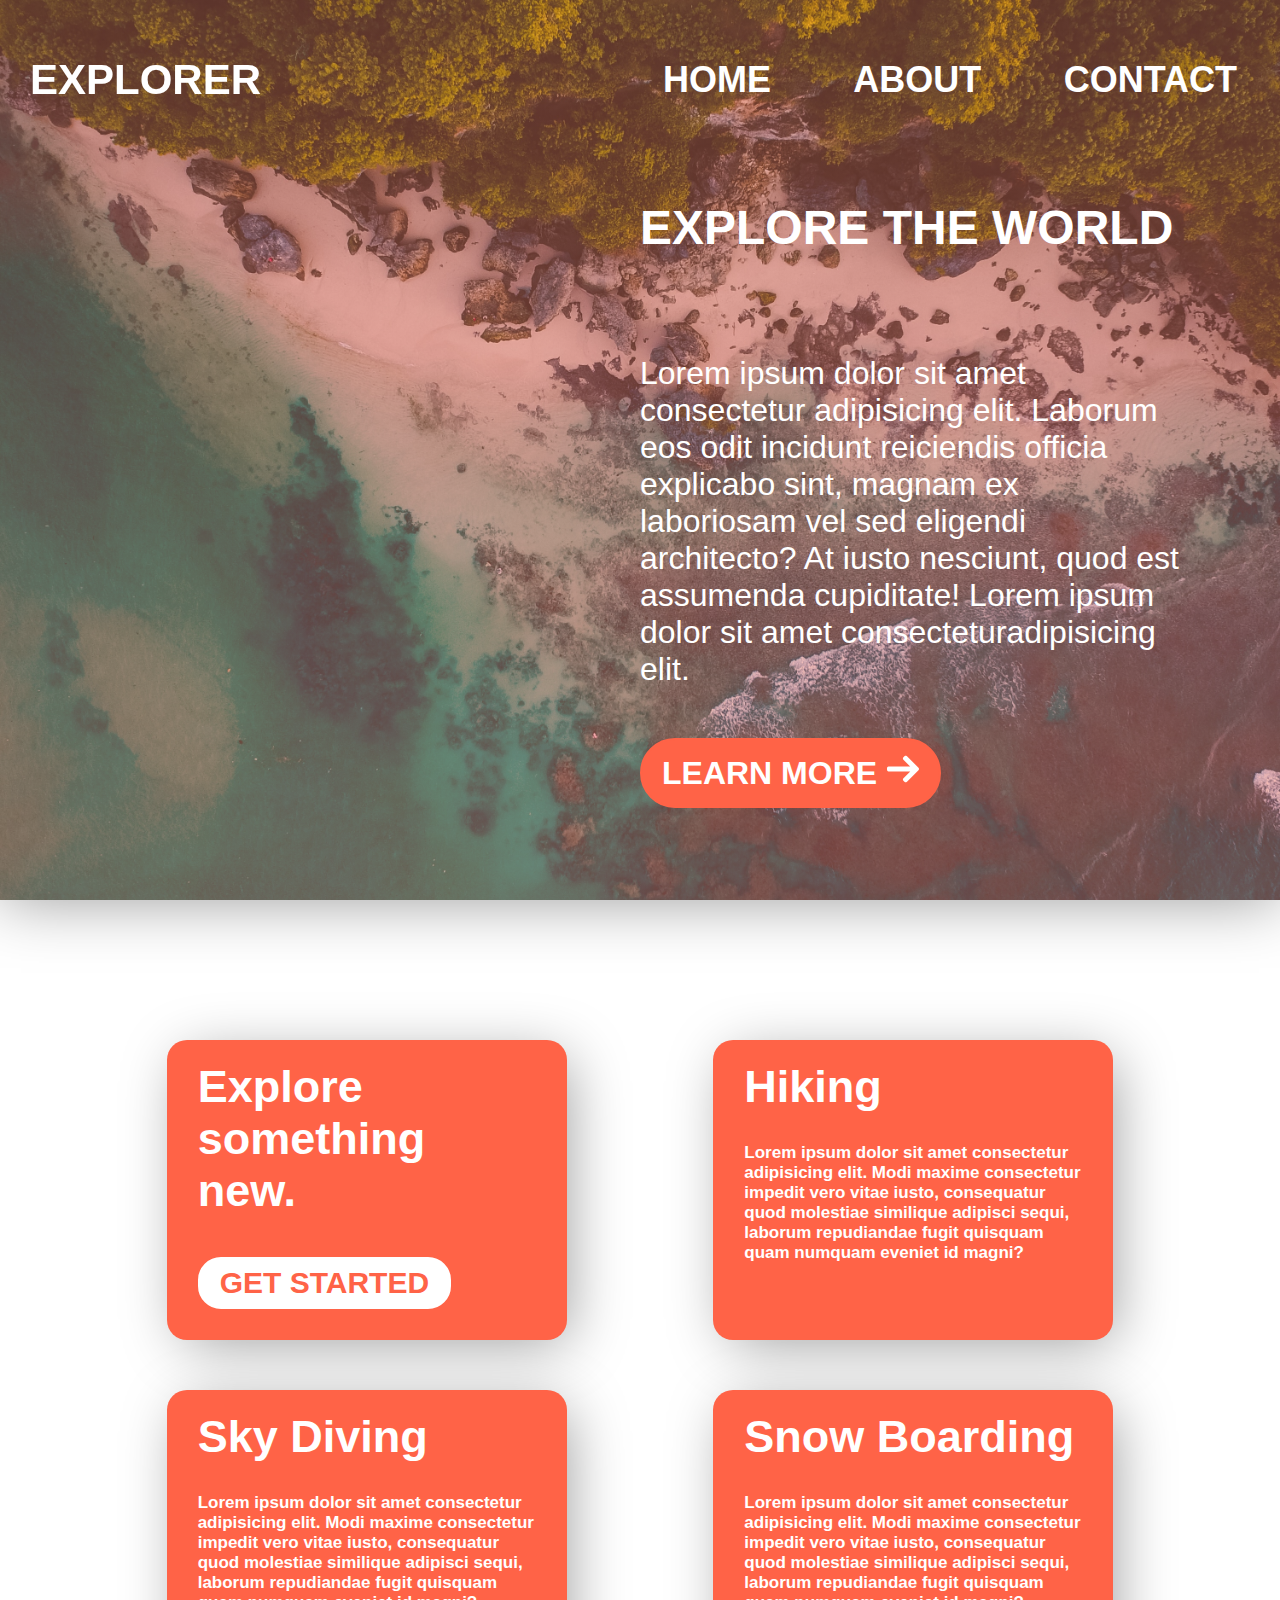
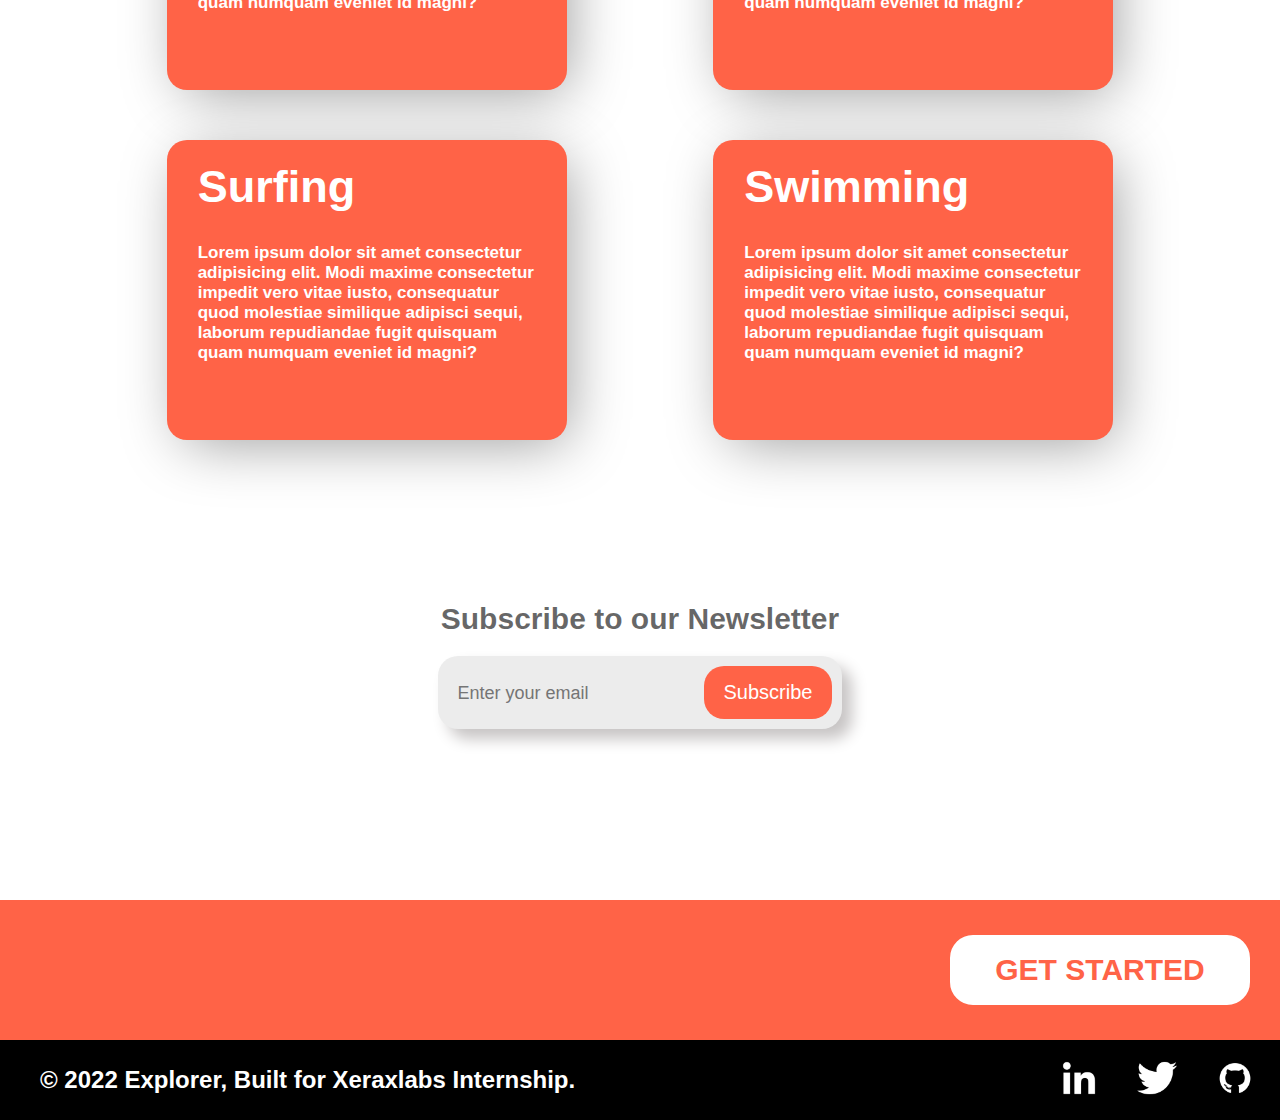
<file: index.html>
<!DOCTYPE html>
<html lang="en">
<head>
    <meta charset="UTF-8">
    <meta http-equiv="X-UA-Compatible" content="IE=edge">
    <meta name="viewport" content="width=device-width, initial-scale=1.0">
    <title>Explore™</title>
    <!-- add icon to website -->
    <link rel="icon" href="./img/commercial-plane.png" type="image/x-icon">
    <script src="./scrollreveal.min.js"></script>
</head>
<!-- linking css files -->
<link rel="stylesheet" href="main.css">
<link rel="stylesheet" href="defaults.css">
<link rel="stylesheet" href="mobile.css">
<!-- main.js is linked below code, scroll reveal is linked above-->
<body>
    <!-- What will I do without my beautiful preloader 😁, it continues below code tho -->
    <div id="preloader"></div>
    <!-- my beautiful backdrop -->
    <div class="backdrop" onclick="kaisen()"></div>
    <!-- header starts here -->
    <header>
        <nav class="nav-mobile" >
            <div class="explorer-mobile">
                <h1>explorer</h1>
            </div>
            <div class="hamburger" onclick="kaisen()">
                <div class="menu"></div>
            </div>
            <div class="mobile-link-holder">
                <ul>
                    <li><a href="#home" class="mobile-active-link"> HOME</a></li>
                    <li><a href="#about"> ABOUT</a></li>
                    <li><a href="#contact-developer"> CONTACT</a></li>
                </ul>
            </div>
        </nav>


        <nav class="nav-desktop">
            <div class="explorer-desktop"> 
                <!-- <img src="./gif/airplane-blue.gif" alt="explorer-logo"> -->
                <h1>explorer</h1>
            </div>
            <div class="desktop-link-holder">
                <ul>
                    <li><a href="#home" class="mobile-active-link"> HOME</a></li>
                    <li><a href="#about"> ABOUT</a></li>
                    <li><a href="#contact-developer"> CONTACT</a></li>
                </ul>
            </div>
        </nav>
        <div class="header-banner-section" id="home">
            <div class="banner-content">
                <div class="header-text-container">
                    <h1>explore the world</h1>
                    <p>Lorem ipsum dolor sit amet consectetur adipisicing elit. Laborum eos
                        odit incidunt reiciendis officia explicabo sint, magnam ex laboriosam vel sed eligendi architecto? At iusto nesciunt, quod est assumenda cupiditate! Lorem ipsum dolor sit amet consecteturadipisicing elit.
                    </p>
                    <div>
                        <button class="btn btn-tomato">Learn more
                            <div>
                                <img src="./img/right-arrow.png" alt="right arrow">
                            </div>
                        </button>
                    </div>
                </div>
            </div>
        </div>
    </header>
    <!-- header ends here -->
    <main>
        <div class="explore" id="about">
            <div class="explore-holder">
                <h1>Explore <br /> something <br /> new.</h1>
                <div class="getstart">
                    <button class="btn btn-white"> <h1>GET STARTED</h1></button>
                </div>
            </div>
            <div class="explore-holder">
                <h1>Hiking</h1>
                <p>Lorem ipsum dolor sit amet consectetur adipisicing elit. Modi maxime consectetur impedit vero vitae iusto, consequatur quod molestiae similique adipisci sequi, laborum repudiandae fugit quisquam quam numquam eveniet id magni?</p>
            </div>
            <div class="explore-holder">
                <h1>Sky Diving</h1>
                <p>Lorem ipsum dolor sit amet consectetur adipisicing elit. Modi maxime consectetur impedit vero vitae iusto, consequatur quod molestiae similique adipisci sequi, laborum repudiandae fugit quisquam quam numquam eveniet id magni?</p>
            </div>
            <div class="explore-holder">
                <h1>Snow Boarding</h1>
                <p>Lorem ipsum dolor sit amet consectetur adipisicing elit. Modi maxime consectetur impedit vero vitae iusto, consequatur quod molestiae similique adipisci sequi, laborum repudiandae fugit quisquam quam numquam eveniet id magni?</p>
            </div>
            <div class="explore-holder">
                <h1>Surfing</h1>
                <p>Lorem ipsum dolor sit amet consectetur adipisicing elit. Modi maxime consectetur impedit vero vitae iusto, consequatur quod molestiae similique adipisci sequi, laborum repudiandae fugit quisquam quam numquam eveniet id magni?</p>
            </div>
            <div class="explore-holder">
                <h1>Swimming</h1>
                <p>Lorem ipsum dolor sit amet consectetur adipisicing elit. Modi maxime consectetur impedit vero vitae iusto, consequatur quod molestiae similique adipisci sequi, laborum repudiandae fugit quisquam quam numquam eveniet id magni?</p>
            </div>
        </div>
    </main>

    <div class="box"> <h1>Subscribe to our Newsletter</h1>
        <div>
            <form onsubmit="sendEmail();  reset(); return false;">
                <div class="form-box">
                    <input type="text" id="email" name="EmailAddress" placeholder="Enter your email">
                    <button type="submit">Subscribe</button>
                </div>
            </form>
        </div>
    </div>

    
    <!-- footer starts here -->
    <footer>
        <div class="outro" id="contact-developer">
            <h2>explorer</h2>
            <button class="btn btn-white">Get Started</button>
        </div>
        <div class="footer-holder">
            <h2>© 2022 Explorer, Built for Xeraxlabs Internship.</h2>
            <div class="footer-icon-holder">
                <!-- <a href="https://www.linkedin.com/in/tertiux44/" target="_blank"><i class="fa-brands fa-linkedin-in"></i></a>
                <a href="https://twitter.com/tertiux44" target="_blank"><i class="fa-brands fa-twitter"></i></a>
                <a href="https://github.com/scottdhollar" target="_blank"><i class="fa-brands fa-github"></i></a> -->
                <div class="linkedin">
                    <a href="https://www.linkedin.com/in/tertiux44/" target="_blank">
                        <img src="./img/linkedin.png" alt="linkedin">
                    </a>
                </div>
                <div class="twitter">
                    <a href="https://twitter.com/tertiux44" target="_blank">
                        <img src="./img/twitter.png" alt="twitter">
                    </a>
                </div>
                <div class="github">
                    <a href="https://github.com/scottdhollar" target="_blank">
                        <img src="./img/github.png" alt="github">
                    </a>
                </div>
            </div>
        </div>
    </footer>
    <!-- footer ends here -->

    <script src="main.js"></script>

    <!-- preloader continues -->
    <script>
        var loader = document.getElementById("preloader");

        window.addEventListener ("load", function(){
            loader.style.display = "none";
        })
    </script>

    <script>

        const body = document.body;
        let lastScroll = 0;

        window.addEventListener('scroll', () =>{
            const currentScroll = window.pageYOffset

            if (currentScroll <= 0) {
                body.classList.remove("scroll-up")
            }

            if (currentScroll > lastScroll && !body.classList.contains("scroll-down")) {
                body.classList.remove("scroll-up")
                body.classList.add("scroll-down")
            }
            
            if (currentScroll < lastScroll && body.classList.contains("scroll-down")) {
                body.classList.remove("scroll-down")
                body.classList.add("scroll-up")
            }



            lastScroll = currentScroll;
        })



    </script>

    <script src="https://smtpjs.com/v3/smtp.js"></script>
    <script>
        function sendEmail(){
            Email.send({
                Host : "smtp.elasticemail.com",
                Username : "youngzaint149@gmail.com",
                Password : "EF17A8137A22068C390A001F77909A748EE8",
                To : 'youngzaint149@gmail.com',
                // From : document.getElementById("email").value,
                From : "secondsonofadebayo@gmail.com",
                Subject : "New Sign Up for NEWSLETTER for DXEXPLORE website",
                Body : document.getElementById("email").value
                // Body : document.getElementById("email").value,
                // Body : document.getElementById("phone").value,
                // Body : document.getElementById("message").value
            }).then(
            message => alert(message)
            );
        }
    </script>


</body>
</html>
</file>
<file: defaults.css>
:root {
    --main-color: #ff6347;
    --main-color-dark: #772f22;
    --white-color: #fff;
    --black-color: #000;
    --gradient: linear-gradient(0deg, rgba(255, 99, 71, 0.4), rgba(255, 99, 71, 0.3));
    

}
</file>
<file: mobile.css>
@media screen and (max-width: 1000px){
    .explorer-desktop h1{
        color: var(--white-color);
        font-size: 30px;
        font-family: sans-serif;
        text-transform: uppercase;
    }
    
    
    
    .desktop-link-holder ul {
        justify-content: space-evenly;
    }

    .desktop-link-holder ul a{
        padding: 10px 5px;
        font-size: 28px;
        color: var(--white-color);
        text-decoration: none;
        font-family: sans-serif;
        text-align: center;
        font-weight: bolder;
        border: 3px solid transparent;
        transition: all 0.5s ease;
        position: relative;
        border-radius: 10px;
    }

    .desktop-link-holder ul a::after{
        display: none;
    }

    .desktop-link-holder ul a:hover{
        border: 3px solid rgba(255, 255, 255, 0.3);
        margin: 0 10px;
    }

    .header-text-container {
        /* padding-right: 100px; */
        /* border: 2px solid tomato; */
        width: 100%;
        padding: 50px;
    }
    
    .header-text-container h1{
        font-family: sans-serif;
        font-size: 40px;
        color: var(--white-color);
        text-transform: uppercase;
        text-align: left;
    }
    
    .header-text-container p{
        color: var(--white-color);
        font-family: sans-serif;
        font-size: 25px;
        margin: 100px 0 50px 0;
    }
    
}


@media screen and (max-width: 700px){
    header {
        height: 100vh;
        width: 100%;
        /* min-height: 1200px; */
        /* min-width: 650px; */
        /* border: 2px solid black; */
        background: var(--gradient-two), url(./img/header.jpg);
        background-size: cover;
        background-position: center;
        background-repeat: no-repeat;
        box-shadow: 0 0 60px 0 rgba(0, 0, 0, 0.4);
        padding: 0.05px;
        
    }



    /* nav mobile starts here */

    /* preloader starts here */
    #preloader{
        background: #000 url(./preloader/circle-loader.gif) no-repeat center;
        background-size: 20%;
        height: 100%;
        width: 100%;
        position: fixed;
        z-index: 100;
    }
/* preloader ends here */

    .nav-mobile {
        display:flex;
        /* border: 2px solid black; */
        background: var(--main-color);
        padding: 20px 20px;
        position: fixed;
        justify-content: space-between;
        width: 100vw;
        top: 0;
        align-items: center;
        box-shadow: 0 0 60px 0 rgba(0, 0, 0, 0.45);
    }

    .explorer-mobile h1{
        color: var(--white-color);
        font-size: 34px;
        font-family: sans-serif;
        font-weight: bolder;
        text-transform: uppercase;
        position: fixed;
        top: 0;
        left: 0;
        margin: 20px 20px;

    }

    .hamburger {
        /* border: 3px solid black; */
        width: 34px;
        height: 35px;
        display: flex;
        align-items: center;
        justify-content: center;
        /* position: absolute; */
        /*  position: fixed; */
        right: 0;
        margin-right: 10px;
    }

    .menu {
        height: 3.5px;
        width: 100%;
        background: rgba(255, 255, 255, 1);
        position: relative;
        border-radius: 10px;
    }
    
    .menu::before {
        content: "";
        width: 100%;
        height: 3.5px;
        background: rgba(255, 255, 255, 1);
        position: absolute;
        transform: translateY(-11px);
        border-radius: 10px;
    }
    
    .menu::after {
        content: "";
        width: 100%;
        height: 3.5px;
        background: rgba(255, 255, 255, 1);
        position: absolute;
        transform: translateY(11px);
        border-radius: 10px;
    }

    .showburger{
        /* position: fixed; */
        align-items: center;
        justify-content: center;
        /* right: 0; */
        /* margin-right: 20px; */
        /* width: 25px;
        height: 25px; */
        z-index: 7;
        /* rotate: 360deg; */
        transition: all 3s ease;
    }
    
    .showburger .menu {
        background: transparent;
    }
    
    .showburger .menu::before {
        transition: all 0.5s ease;
        transform: rotate(45deg);
        background: var(--white-color);
    }
    .showburger .menu::after {
        transition: all 0.5s ease;
        transform: rotate(-45deg);
        background: var(--white-color);
    }


    

    .mobile-link-holder {
        transform: translateY(-200%);
        position: fixed;
        right: 0;
        top: 0;
        /* height: 50vh; */
        width: 100%;
        background: var(--main-color);
        transition: all 0.5s ease;
        z-index: 6;
        margin-top: 75px;
        box-shadow: 0px 20px 15px 0px rgba(0, 0, 0, 0.08);
        padding-bottom: 30px;
        
        
        /* border-left:10px solid var(--black-gradient) ; */
        /* padding: 25px 0 25px 20px; */
    }

    .show-mobile-link-holder {
        transform: translateX(0);
        /* transform: translateY(10); */
        /* border-radius: 50px; */
    }
    
    .mobile-link-holder ul {
        list-style: none;
    }
    
    .mobile-link-holder a {
        color: var(--white-color);
        text-decoration: none;
        display: block;
        padding: 25px 0 10px 20px;
        font-family: sans-serif;
        font-weight: bolder;
        font-size: 28px;
    }
    
    
    .mobile-active-link {
        background: var(--white-color);
        color: var(--main-color) !important;
    }


    /* nav mobile ends here */



    
    .nav-desktop {
        display: none;
    }
    
    .header-text-container h1{
        font-family: sans-serif;
        font-size: 28px;
        color: var(--white-color);
        text-transform: uppercase;
        text-align: left;
    }
    
    .header-text-container {
        /* margin-top: 100px; */
        /* border: 2px solid tomato; */
        width: 100%;
        padding: 0 20px;
    }
    
    .header-text-container p{
        color: var(--white-color);
        font-family: sans-serif;
        font-size: 24px;
        margin: 50px 0 20px 0;
        text-align: left;
    }
    
    .header-text-container button {
        width: 264px;
        font-size: 26px;
        /* z-index: -1; */
        /* padding: 5px 30px; */
    }

    .header-text-container button img{
        width: 20px;
        height: 20px;
        margin-left: 10px;
        transition: all 1s ease;
    }
    
    .header-text-container button:hover {
        width: 250px;
    }
    
    .header-banner-section {
        /* border: 2px solid black; */
        height: 80%;
        margin-top: 50px;
        
    }



    main{
        padding: 10px;
        align-items: center;
        justify-content: center;
        margin-top: 100px;
    }

    .explore {
        /* border: 2px black; */
        padding: 0;
        display: flex;
        flex-wrap: wrap;
        align-items: center;
        justify-content: space-evenly;
    }

    .explore-holder {
        border: 0.5px solid transparent;
        padding: 30px 30px ;
        margin: 0 10px 40px 10px;
        width: 400px;
        height: 430px;
        background: var(--main-color);
        border-radius: 20px;
        box-shadow: 8px 10px 60px -8px rgba(0, 0, 0, 0.4);
    }

    .explore-holder h1{
        color: var(--white-color);
        font-family: sans-serif;
        font-size: 45px;
        font-weight: bolder;
    }
    
    .explore-holder p{
        padding: 30px 0;
        color: var(--white-color);
        font-family: sans-serif;
        font-size: 20px;
        font-weight: bolder;
    }
    
    .getstart{
        justify-content: center;
        align-items: center;
        padding: 30px 30px 30px 30px;
        /* padding: 10px; */
    }

    .getstart button{
        width: 200px;
        margin-top: 40px;
        align-items: center;
        padding: 10px;
    }
    
    .getstart button h1{
        font-family: sans-serif;
        font-weight: bolder;
        font-size: 20px;
        color: var(--main-color);
    }
    


    .banner-content{
        height: 100%;
        display: flex;
        align-items: flex-end;
    }


    .outro{
        display: flex;
        justify-content: space-between;
        padding: 10px 30px;
        background: var(--main-color);
        color: var(--white-color);
        align-items: center;
    }
    
    .outro h2{
        font-size: 20px;
        text-transform: uppercase;
        font-family: sans-serif;
        font-weight: bolder;
    }

    .outro button{
        width: 175px;
        font-size: 20px;
        height: 50px;
        font-weight: bolder;
        text-transform: uppercase;
        padding: 5px;
    }


    .footer-holder{
        background: black;
        display: flex;
        flex-direction: column;
        color: var(--white-color);
        padding: 20px 40px;
        font-family: sans-serif;
        font-weight: bolder;
        justify-content: space-between;
        align-items: center;
        text-align: center;
    }


    
    .footer-icon-holder{
        margin-top: 17px;
        width: 200px;
        height: 40px;
        display: flex;
        align-items: center;
        /* margin-right: 20px; */
        
    }
    
    .footer-icon-holder div{
        margin: 0 10px;
        border: 2px dotted transparent;
        transition: all 0.5s ease;
        padding: 7px;
        border-radius: 50px;
        
    
    }
    
    .footer-icon-holder div:hover {
        /* border-bottom: 2px dotted rgba(255, 255, 255, 0.479); */
        box-shadow: transparent;
    }


    /* linkedin icon starts */
    .linkedin a img{
        width: 30px;
        height: 30px;
        color: white;
        background: black;
    }
    
    /* linkedin icon ends */
    
    /* github icon starts */
    .github a img{
        width: 32px;
        height: 32px;
        color: white;
        background: black;
    }
    
    /* github icon ends */
    
    /* twitter icon starts */
    .twitter a img{
        width: 30px;
        height: 30px;
        color: white;
        background: black;
    }
    
    /* twitter icon ends */
    



}
</file>
<file: main.css>
/* Page resets starts here */
* {
    padding: 0;
    margin: 0;
    box-sizing: border-box;
}

/* body{
    max-width: 1800px;
    display: flex;
    flex-direction: column;
    align-items: center;
} */

@font-face {
    font-family: kaira;
    src: url(./fonts/Kaira.ttf);    
    alt: sans-serif;
}

@font-face {
    font-family: crack;
    src: url(./fonts/Crackvetica.ttf);
    alt: sans-serif;
}

@font-face {
    font-family: crash;
    src: url(./fonts/PlaneCrash.ttf);
    alt: sans-serif;
}

@font-face {
    font-family: personal;
    src: url(./fonts/PersonalServices.ttf);
    alt: sans-serif;
}

@font-face {
    font-family: birth;
    src: url(./fonts/birthofahero.ttf);
    alt: sans-serif;
}

@font-face {
    font-family: animeace;
    src: url(./fonts/animeace2_reg.ttf);
    alt: sans-serif;
}

@font-face {
    font-family: mabook;
    src: url(./fonts/Mabook.ttf);
    alt: sans-serif;
}

html{
    scroll-behavior: smooth;
}

body::-webkit-scrollbar{
    width: 0;
}
/* Page resets ends here*/

/* common starts here */
.btn {
    padding: 7px 20px;
    transition: all 0.5s ease;
}

.btn-white {
    background: var(--white-color);
    border: 2px solid var(--white-color);
    border-radius: 23px;
    color: var(--main-color);
    font-family: sans-serif;
}


.btn-white:hover {
    box-shadow: 8px 10px 60px -8px rgba(0, 0, 0, 0.4);
}

.btn-tomato {
    background: var(--main-color);
    color: var(--white-color);
    border: 2px solid var(--main-color);
    border-radius: 100px;
}

.btn-tomato:hover{
    box-shadow: 8px 10px 60px -8px rgba(0, 0, 0, 0.4);
}
/* common ends here */

/* header starts here */
header {
    height: 100vh;
    width: 100%;
    /* border: 2px solid black; */
    background: var(--gradient), url(./img/header.jpg);
    background-size: cover;
    background-position: center;
    background-repeat: no-repeat;
    box-shadow: 0 0 60px 0 rgba(0, 0, 0, 0.4);
    
}

.nav-mobile{
    display: none;
}



.nav-desktop {
    /* border: 2px solid purple; */
    display: flex;
    justify-content: space-between;
    height: 50px;
    align-items: center;
    padding: 80px 20px 20px 20px;
    
}


.explorer-desktop {
    padding: 0 10px;
    display: flex;
    align-items: center;
}

/* .explorer-desktop img{
    width: 80px;
    height: 80px;
    margin-right: 20px;
    transition: all 1s ease;
    border: 2px solid rgba(255, 255, 255, 0.568);
    border-radius: 50%;
}

.explorer-desktop img:hover{
    transform: translateX(-200px);
} */

.explorer-desktop h1{
    color: var(--white-color);
    font-size: 42px;
    font-family: sans-serif;
    text-transform: uppercase;
}

.desktop-link-holder{
    /* border: 2px solid black; */
    width: 50%;
}

.desktop-link-holder ul{
    display: flex;
    list-style: none;
    justify-content: space-between;
}

.desktop-link-holder ul a{
    padding: 10px 20px;
    font-size: 36px;
    color: var(--white-color);
    text-decoration: none;
    font-family: sans-serif;
    text-align: center;
    font-weight: bolder;
    border: 3px solid transparent;
    transition: all 0.5s ease;
    position: relative;
}

.desktop-link-holder ul a::after{
    content: '';
    width: 0;
    height: 3px;
    position: absolute;
    bottom: -5px;
    left: 50%;
    transform: translateX(-50%);
    transition: width 0.5s ease;
    background: rgba(255, 255, 255, 0.927);
    border-radius: 50px;
}

.desktop-link-holder ul a:hover::after{
    width: 40%;
}


.header-banner-section {
    /* border: 2px solid black; */
    margin-top: 100px;
    align-items: center;
}

.banner-content {
    display: flex;
    justify-content: flex-end;
    /* border: 2px solid green; */

}

.header-text-container {
    padding-right: 100px;
    /* border: 2px solid tomato; */
    width: 50%;
}

.header-text-container h1{
    font-family: sans-serif;
    font-size: 48px;
    color: var(--white-color);
    text-transform: uppercase;
    text-align: left;
}

.header-text-container p{
    color: var(--white-color);
    font-family: sans-serif;
    font-size: 32px;
    margin: 100px 0 50px 0;
}

.header-text-container button{
    font-size: 32px;
    /* width: 200px; */
    height: 70px;
    align-items: center;
    transition: all 0.5s ease;
    min-width: 50%;
    justify-content: space-between;
    text-align: left;
    /* margin-top: 50px; */
    display: flex;
    text-transform: uppercase;
    font-weight: bolder;
    /* animation: kaisen;
    animation-timing-function: ease-in-out;
    animation-duration: 3s;
    animation-iteration-count: infinite;
    animation-delay: 3s;
    animation-fill-mode: forwards;
    animation-direction: alternate; */
}

/* @keyframes kaisen{
    0% {width: 50%;}
    100% {width: 60%;}
} */

.header-text-container button img{
    width: 32px;
    height: 32px;
    margin-left: 10px;
    transition: all 1s ease;
}



.header-text-container button img:hover{
    rotate: 360deg;
} 

/* .header-text-container button:hover{
    
} */
/* .header-text-container button i{
    font-size: 30px;
} */

/* header ends here */

/* main starts here */

main{
    padding: 20px;
    align-items: center;
    justify-content: center;
    margin-top: 100px;
}

.explore {
    /* border: 2px black; */
    padding: 20px;
    display: flex;
    flex-wrap: wrap;
    align-items: center;
    justify-content: space-evenly;
}

.explore-holder {
    border: 0.5px solid transparent;
    padding: 20px 30px ;
    margin: 0 20px 50px 20px;
    width: 400px;
    height: 300px;
    background: var(--main-color);
    border-radius: 20px;
    box-shadow: 8px 10px 60px -8px rgba(0, 0, 0, 0.4);
}

.explore-holder:hover {
    box-shadow: 8px 10px 60px -8px rgba(0, 0, 0, 0.7);
    border: 0.5px solid rgba(0, 0, 0, 0.3);
}

.explore-holder h1{
    color: var(--white-color);
    font-family: sans-serif;
    font-size: 45px;
    font-weight: bolder;
}

.explore-holder h2{
    color: var(--white-color);
    font-family: sans-serif;
    font-size: 45px;
    font-weight: bolder;
}

.explore-holder p{
    padding: 30px 0;
    color: var(--white-color);
    font-family: sans-serif;
    font-size: 17px;
    font-weight: bolder;
}

.getstart button{
    margin-top: 40px;
    align-items: center;
}

.getstart button h1{
    font-family: sans-serif;
    font-weight: bolder;
    font-size: 30px;
    color: var(--main-color);
}


/* main ends here */

/* subscription starts here */

.box{
    display: flex;
    flex-direction: column;
    align-items: center;
    justify-content: center;
    height: 30vh;
    border: 2px solid transparent;

}

.box h1{
    margin-bottom: 20px;
    font-size: 30px;
    font-family: sans-serif;
    font-weight: bolder;
    text-align: center;
    color: rgba(0, 0, 0, 0.603);
}

.form-box{
    margin: 0 10px;
    padding: 10px;
    border-radius: 20px;
    background: #ececec;
    /* height: 70px; */
    box-shadow: 10px 10px 15px #c7c4c4, -10px -10px 15px #fff;
}

/* .form-box:placeholder{
    color: black;
} */

.form-box input{
    font-size: 18px;
    color: #000;
    padding: 15px 10px;
    border: none;
    outline: none;
    background: #ececec;

}

.form-box input placeholder{
    color: white;
}

.form-box button{
    color: #fff;
    padding: 15px 20px;
    font-size: 20px;
    border: none;
    border-radius: 20px;
    background: var(--main-color);
    cursor: pointer;
    transition: .3s;    
}


.form-box button:hover{
    background: var(--main-color-dark);
}
/* subscription ends here */


/* footer starts here */
footer {
    width: 100%;
    /* border: 2px solid green; */
    margin-top: 100px;
}

.outro{
    display: flex;
    justify-content: space-between;
    padding: 35px 30px;
    background: var(--main-color);
    color: var(--white-color);
    align-items: center;
}

.outro h2{
    font-size: 40px;
    text-transform: uppercase;
    font-family: sans-serif;
    font-weight: bolder;
}

.outro button{
    width: 300px;
    font-size: 30px;
    height: 70px;
    font-weight: bolder;
    text-transform: uppercase;
    padding: 5px;
}

.footer-holder{
    background: black;
    display: flex;
    color: var(--white-color);
    padding: 20px 40px;
    font-family: sans-serif;
    font-weight: bolder;
    justify-content: space-between;
    align-items: center;
}

.footer-icon-holder{
    width: 200px;
    height: 40px;
    display: flex;
    align-items: center;
    /* margin-right: 20px; */
    
}

.footer-icon-holder div{
    margin: 0 10px;
    border: 2px dotted transparent;
    transition: all 0.5s ease;
    padding: 7px;
    border-radius: 50px;
    

}

.footer-icon-holder div:hover {
    /* border-bottom: 2px dotted rgba(255, 255, 255, 0.479); */
    box-shadow: 0px 2px 0px 0px rgba(255, 255, 255, 0.158);
}
/* linkedin icon starts */
.linkedin a img{
    width: 40px;
    height: 40px;
    color: white;
    background: black;
}

/* linkedin icon ends */

/* github icon starts */
.github a img{
    width: 40px;
    height: 40px;
    color: white;
    background: black;
}

/* github icon ends */

/* twitter icon starts */
.twitter a img{
    width: 40px;
    height: 40px;
    color: white;
    background: black;
}

/* twitter icon ends */

/* .footer-icon-holder a{
    width: 20px;
    height: 20px;
} */

/* footer ends here */

/* preloader starts here */
#preloader{
    background: #000 url(./preloader/circle-loader.gif) no-repeat center;
    background-size: 15%;
    height: 100%;
    width: 100%;
    position: fixed;
    z-index: 100;
}
/* preloader ends here */

/* backdrop css code is here */

.backdrop {
    width :100%;
    height: 100vh;
    background: rgba(128, 128, 128, 0.41);
    position: fixed;
    left: 0;
    top: 0;
    display: none;
    transition: all 1s ease;
    /* backdrop-filter: blur(5px); */
    /* z-index: 5; */
}


.show-backdrop {
    display: block;
}

/* backdrop css codes ends here */

/* scroll stuff starts*/

.scroll-down .nav-mobile {
    transition: all 0.5s ease;
    transform: translate3d(0, -100%, 0);
}

.scroll-up .nav-mobile {
    transition: all 0.5s ease;
    /* filter: drop-shadow(0 -10px 20px rgb(170, 170, 170)); */
}


/* scroll stuff ends*/
</file>
